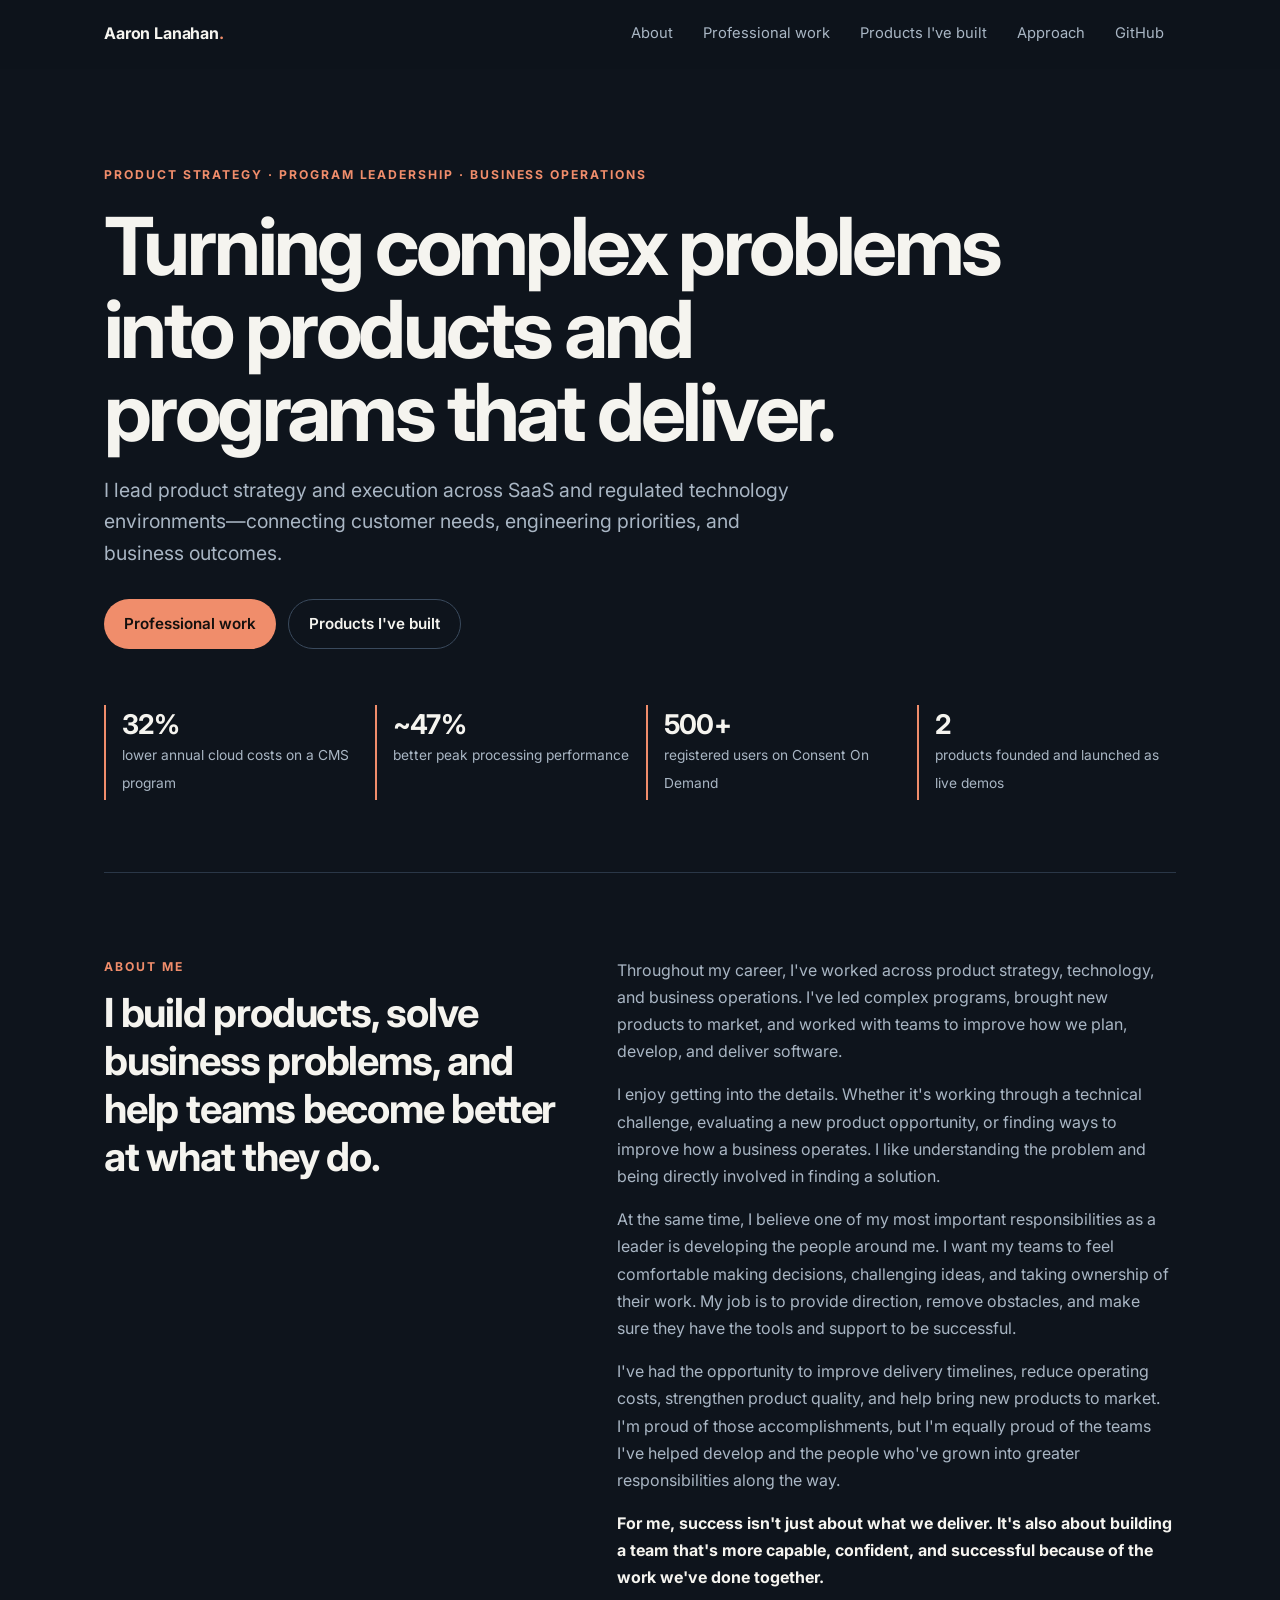
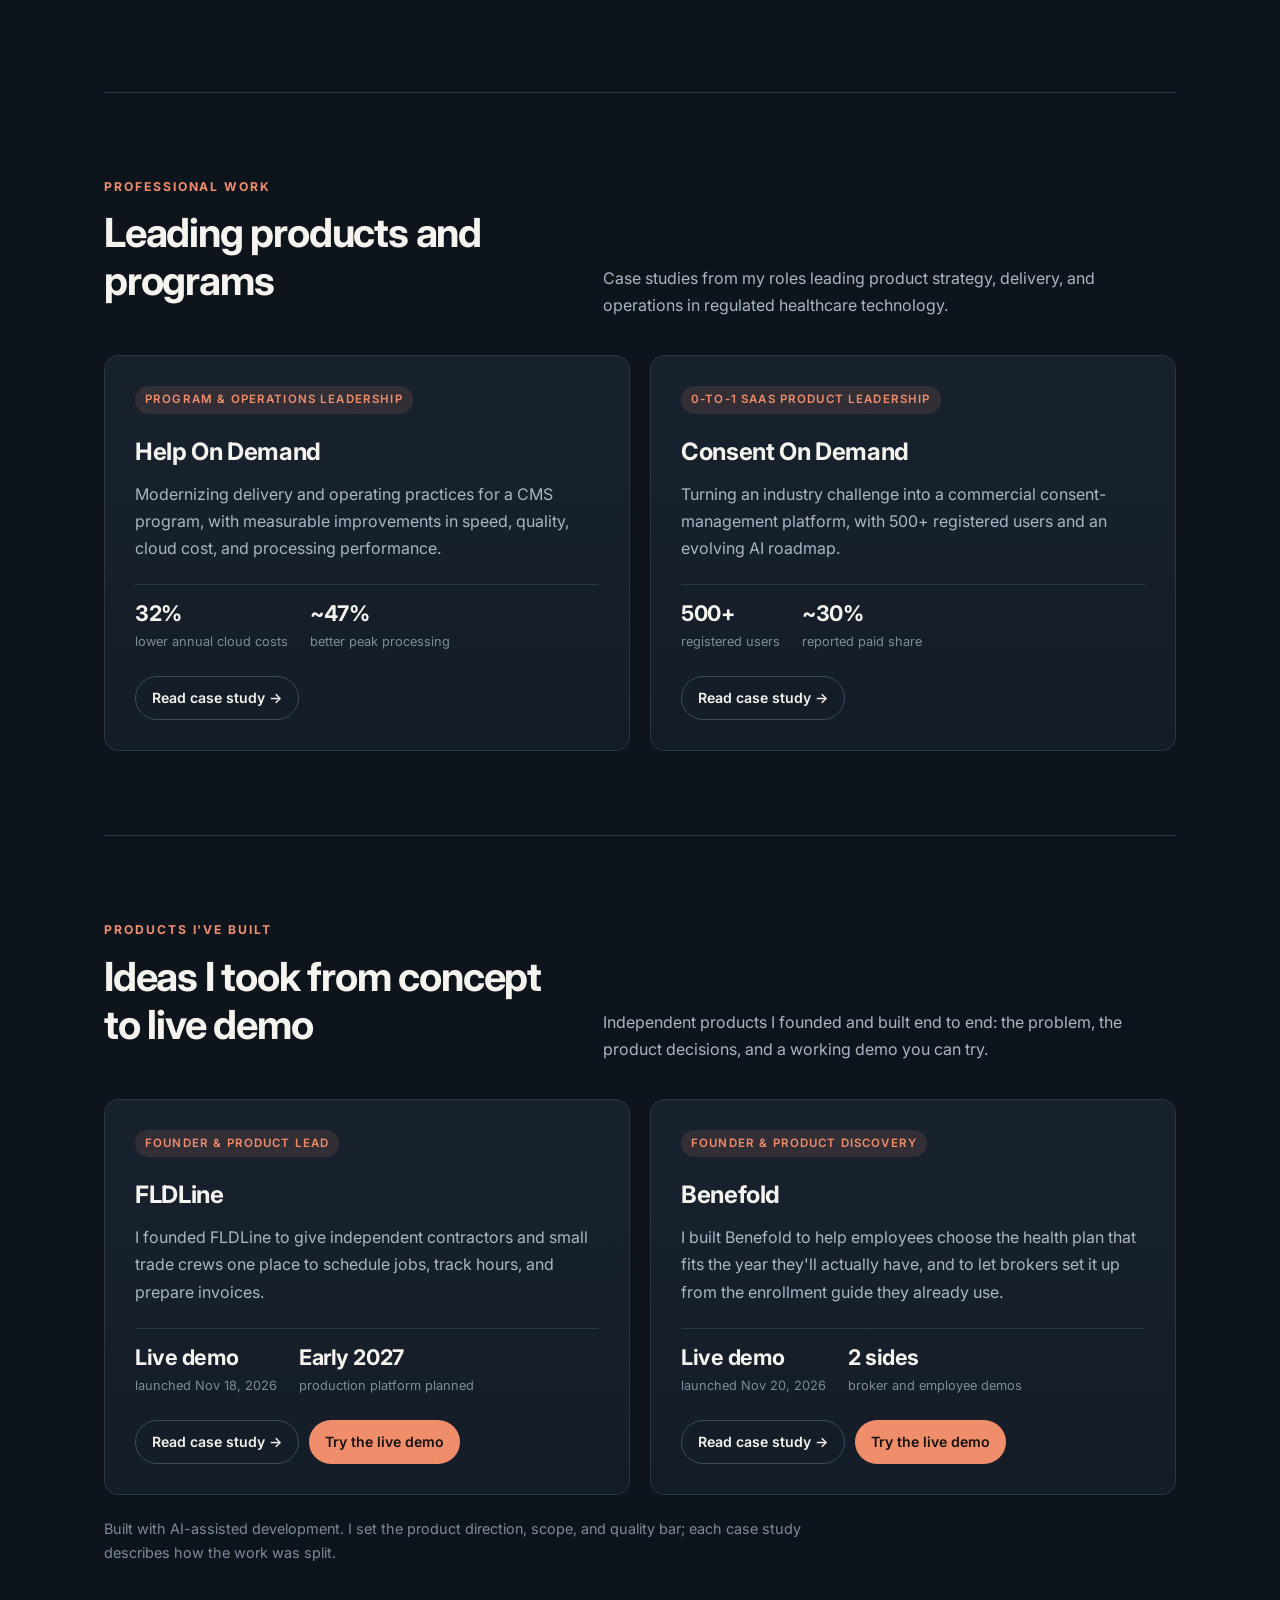
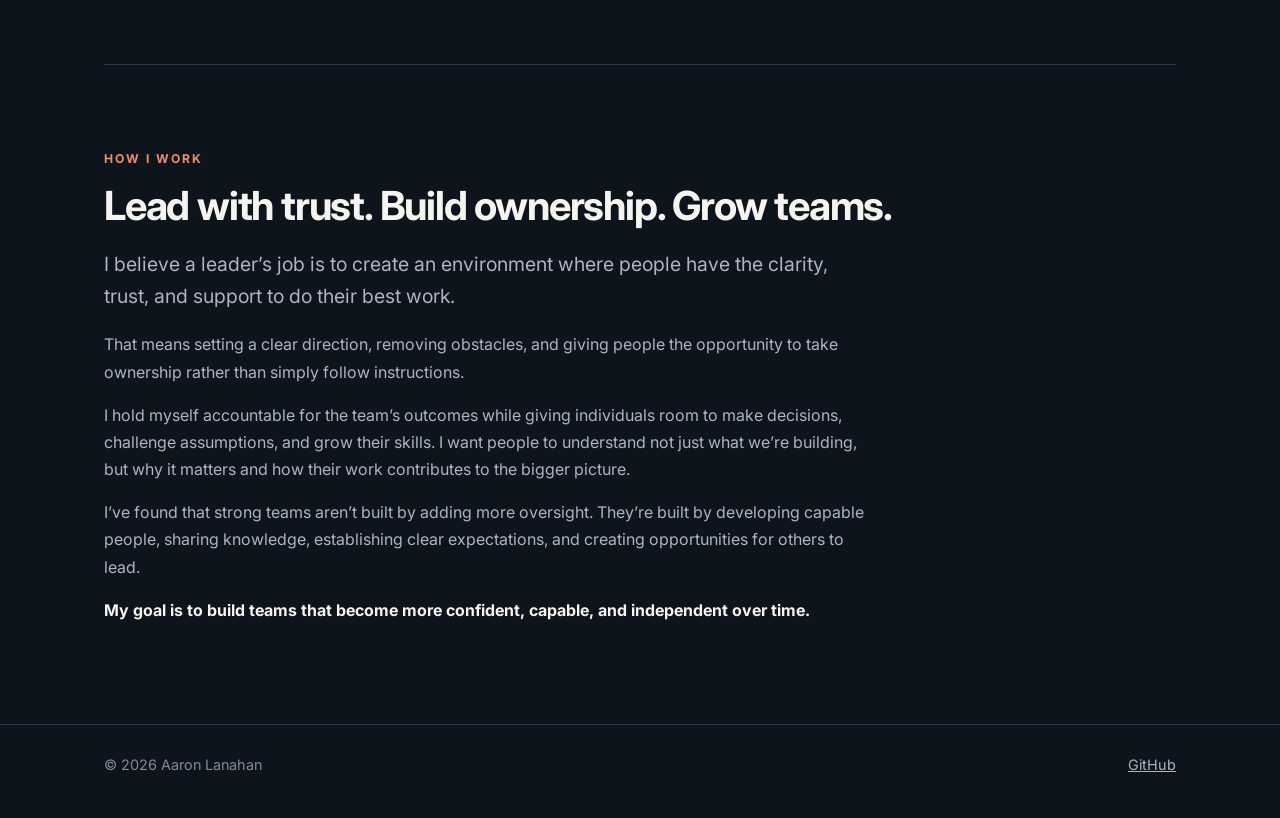
<file: index.html>
<!doctype html>
<html lang="en"><head><meta charset="utf-8"><meta name="viewport" content="width=device-width,initial-scale=1"><meta name="description" content="Aaron Lanahan — Product Strategy, Program Leadership & Business Operations"><title>Aaron Lanahan | Product & Program Leadership</title><link rel="preconnect" href="https://fonts.googleapis.com"><link rel="preconnect" href="https://fonts.gstatic.com" crossorigin><link href="https://fonts.googleapis.com/css2?family=Inter:wght@400;500;600;700&display=swap" rel="stylesheet"><link rel="stylesheet" href="/assets/site.css"></head><body><header class="site-header"><div class="wrap"><a class="brand" href="/">Aaron Lanahan<span>.</span></a><nav class="site-nav" aria-label="Primary"><a href="/#about">About</a><a href="/#work">Professional work</a><a href="/#built">Products I've built</a><a href="/#approach">Approach</a><a href="https://github.com/alanahan4119">GitHub</a></nav></div></header><main class="wrap"><section class="hero"><div class="eyebrow">Product strategy · Program leadership · Business operations</div><h1>Turning complex problems into products and programs that deliver.</h1><p class="lead">I lead product strategy and execution across SaaS and regulated technology environments—connecting customer needs, engineering priorities, and business outcomes.</p><div class="btn-row"><a class="btn btn-primary" href="#work">Professional work</a><a class="btn btn-ghost" href="#built">Products I've built</a></div><div class="proof"><div><strong>32%</strong><span>lower annual cloud costs on a CMS program</span></div><div><strong>~47%</strong><span>better peak processing performance</span></div><div><strong>500+</strong><span>registered users on Consent On Demand</span></div><div><strong>2</strong><span>products founded and launched as live demos</span></div></div></section><section class="section" id="about"><div class="about-grid"><div><div class="eyebrow">About me</div><h2>I build products, solve business problems, and help teams become better at what they do.</h2></div><div><p>Throughout my career, I've worked across product strategy, technology, and business operations. I've led complex programs, brought new products to market, and worked with teams to improve how we plan, develop, and deliver software.</p><p>I enjoy getting into the details. Whether it's working through a technical challenge, evaluating a new product opportunity, or finding ways to improve how a business operates. I like understanding the problem and being directly involved in finding a solution.</p><p>At the same time, I believe one of my most important responsibilities as a leader is developing the people around me. I want my teams to feel comfortable making decisions, challenging ideas, and taking ownership of their work. My job is to provide direction, remove obstacles, and make sure they have the tools and support to be successful.</p><p>I've had the opportunity to improve delivery timelines, reduce operating costs, strengthen product quality, and help bring new products to market. I'm proud of those accomplishments, but I'm equally proud of the teams I've helped develop and the people who've grown into greater responsibilities along the way.</p><p><strong>For me, success isn't just about what we deliver. It's also about building a team that's more capable, confident, and successful because of the work we've done together.</strong></p></div></div></section><section class="section" id="work"><div class="section-head"><div><div class="eyebrow">Professional work</div><h2>Leading products and programs</h2></div><p>Case studies from my roles leading product strategy, delivery, and operations in regulated healthcare technology.</p></div><div class="cards"><article class="card"><span class="tag">Program &amp; operations leadership</span><h3>Help On Demand</h3><p>Modernizing delivery and operating practices for a CMS program, with measurable improvements in speed, quality, cloud cost, and processing performance.</p><div class="result"><div><strong>32%</strong><span>lower annual cloud costs</span></div><div><strong>~47%</strong><span>better peak processing</span></div></div><div class="actions"><a class="btn btn-ghost card-link" href="/work/help-on-demand/">Read case study →</a></div></article><article class="card"><span class="tag">0-to-1 SaaS product leadership</span><h3>Consent On Demand</h3><p>Turning an industry challenge into a commercial consent-management platform, with 500+ registered users and an evolving AI roadmap.</p><div class="result"><div><strong>500+</strong><span>registered users</span></div><div><strong>~30%</strong><span>reported paid share</span></div></div><div class="actions"><a class="btn btn-ghost card-link" href="/work/consent-on-demand/">Read case study →</a></div></article></div></section><section class="section" id="built"><div class="section-head"><div><div class="eyebrow">Products I've built</div><h2>Ideas I took from concept to live demo</h2></div><p>Independent products I founded and built end to end: the problem, the product decisions, and a working demo you can try.</p></div><div class="cards"><article class="card"><span class="tag">Founder &amp; product lead</span><h3>FLDLine</h3><p>I founded FLDLine to give independent contractors and small trade crews one place to schedule jobs, track hours, and prepare invoices.</p><div class="result"><div><strong>Live demo</strong><span>launched Nov 18, 2026</span></div><div><strong>Early 2027</strong><span>production platform planned</span></div></div><div class="actions"><a class="btn btn-ghost card-link" href="/built/fldline/">Read case study →</a><a class="btn btn-primary" href="https://www.thefldline.com">Try the live demo</a></div></article><article class="card"><span class="tag">Founder &amp; product discovery</span><h3>Benefold</h3><p>I built Benefold to help employees choose the health plan that fits the year they'll actually have, and to let brokers set it up from the enrollment guide they already use.</p><div class="result"><div><strong>Live demo</strong><span>launched Nov 20, 2026</span></div><div><strong>2 sides</strong><span>broker and employee demos</span></div></div><div class="actions"><a class="btn btn-ghost card-link" href="/built/benefold/">Read case study →</a><a class="btn btn-primary" href="https://benefold-8631414c.base44.app">Try the live demo</a></div></article></div><p class="built-note">Built with AI-assisted development. I set the product direction, scope, and quality bar; each case study describes how the work was split.</p></section><section class="section" id="approach"><div class="eyebrow">How I work</div><h2>Lead with trust. Build ownership. Grow teams.</h2><p class="lead">I believe a leader’s job is to create an environment where people have the clarity, trust, and support to do their best work.</p><p>That means setting a clear direction, removing obstacles, and giving people the opportunity to take ownership rather than simply follow instructions.</p><p>I hold myself accountable for the team’s outcomes while giving individuals room to make decisions, challenge assumptions, and grow their skills. I want people to understand not just what we’re building, but why it matters and how their work contributes to the bigger picture.</p><p>I’ve found that strong teams aren’t built by adding more oversight. They’re built by developing capable people, sharing knowledge, establishing clear expectations, and creating opportunities for others to lead.</p><p><strong>My goal is to build teams that become more confident, capable, and independent over time.</strong></p></section></main><footer class="site-footer"><div class="wrap"><span>© 2026 Aaron Lanahan</span><a href="https://github.com/alanahan4119">GitHub</a></div></footer><script>(()=>{const h=document.querySelector('.site-header');const f=()=>h.classList.toggle('scrolled',scrollY>8);f();addEventListener('scroll',f,{passive:true});const m={'#help-on-demand':'/work/help-on-demand/','#consent-on-demand':'/work/consent-on-demand/','#fldline':'/built/fldline/','#benefold':'/built/benefold/'};if(m[location.hash])location.replace(m[location.hash]);})();</script></body></html>
</file>
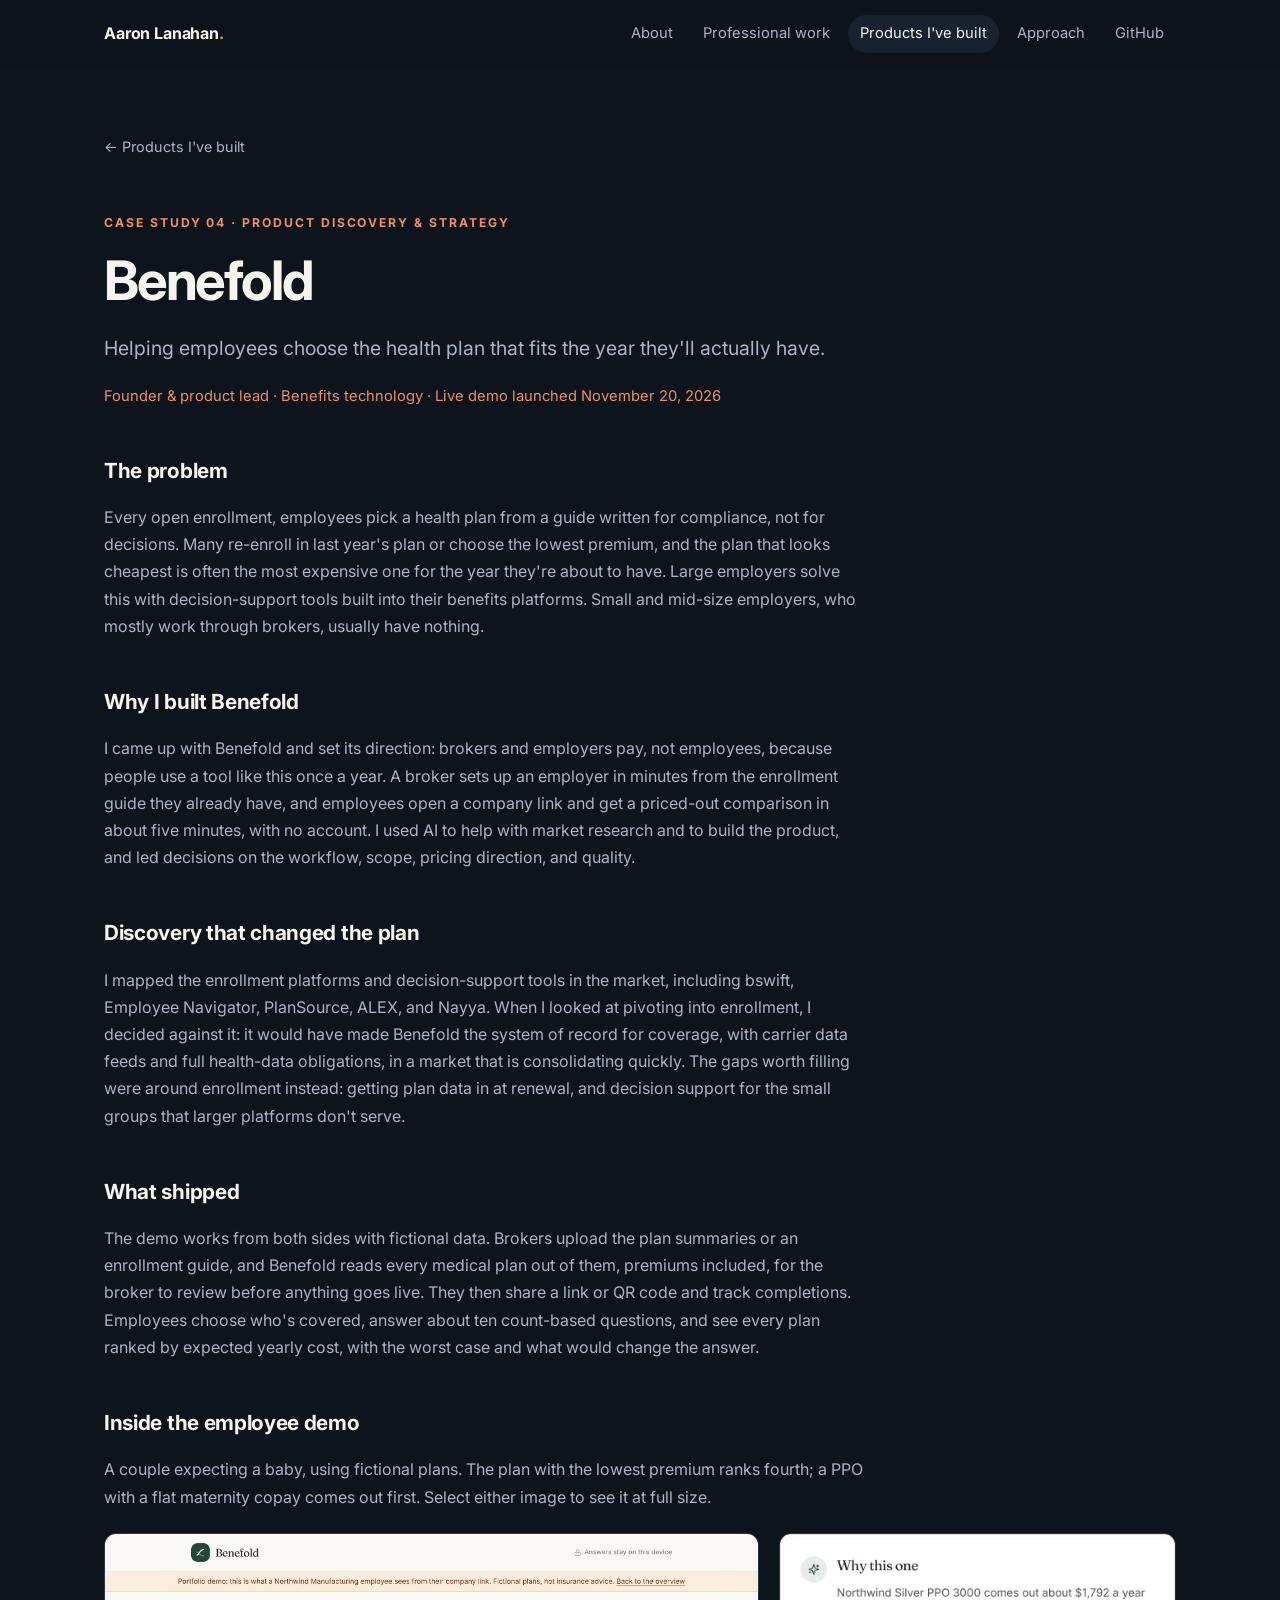
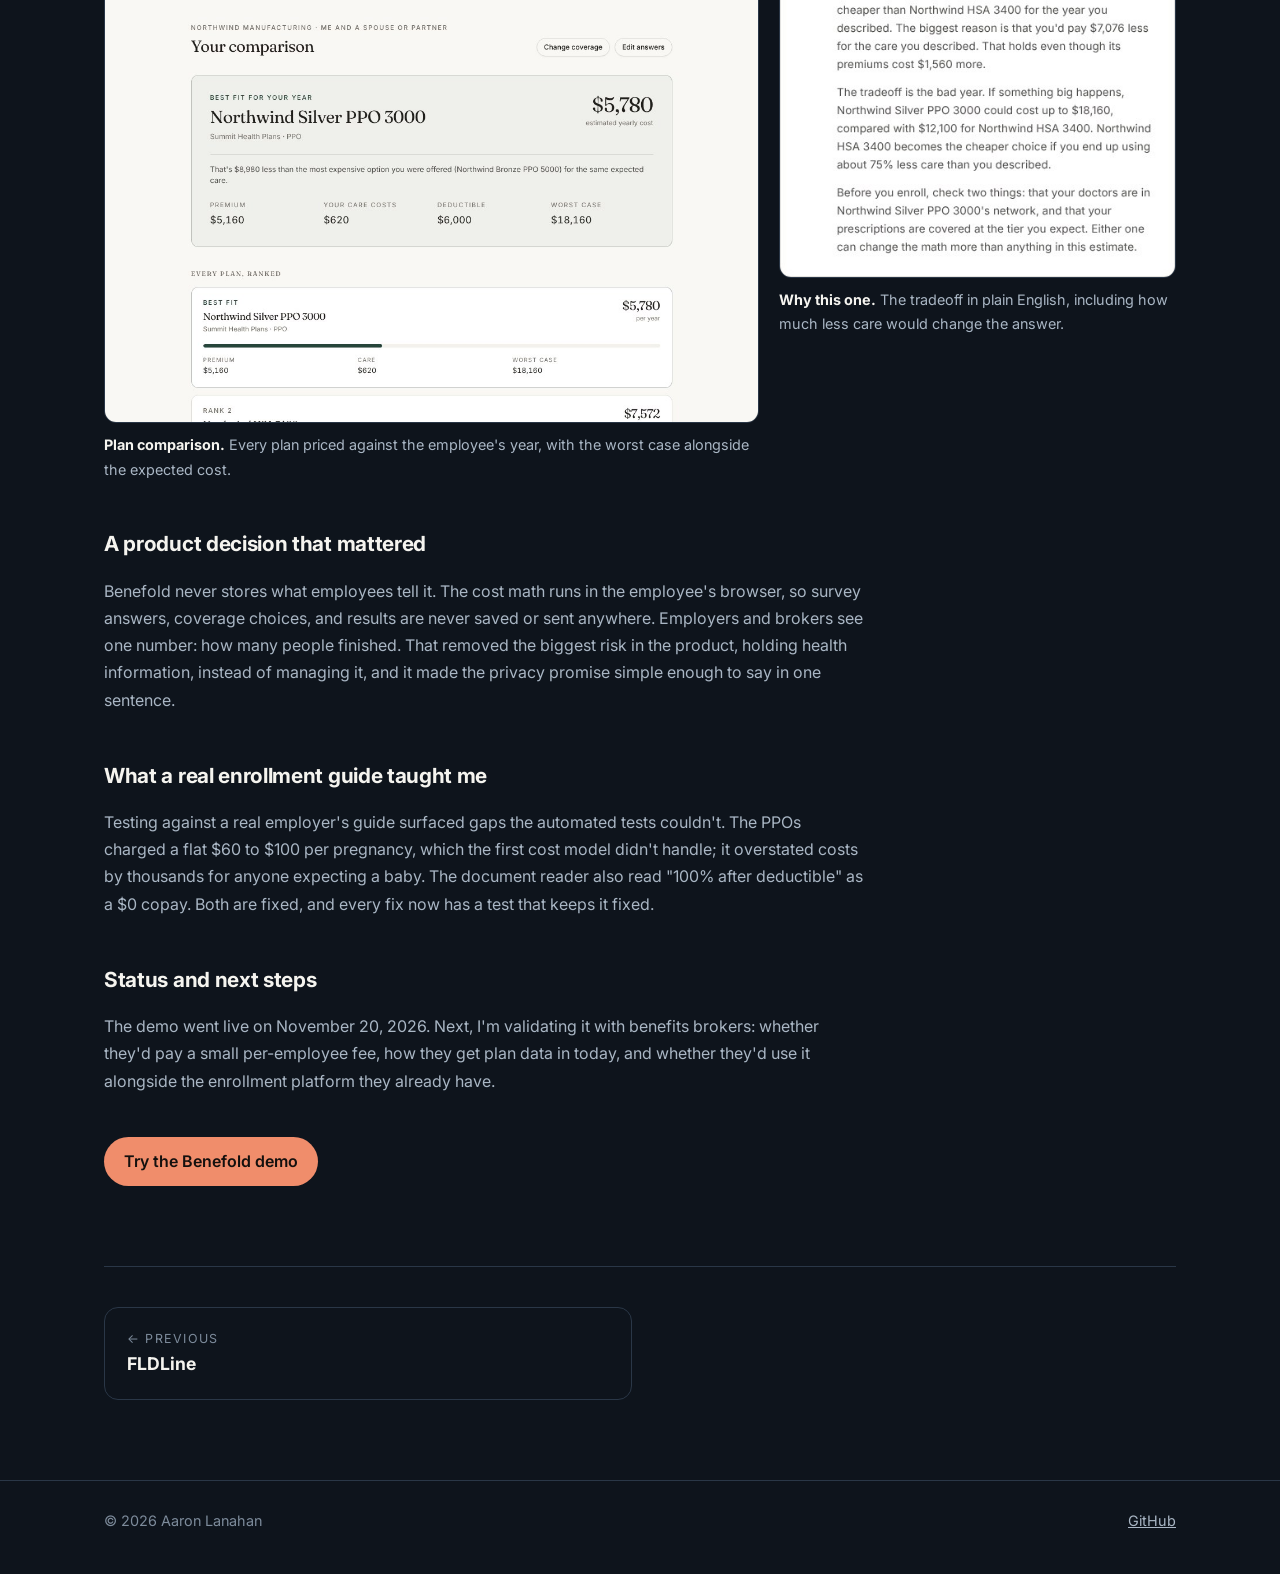
<file: built/benefold/index.html>
<!doctype html>
<html lang="en"><head><meta charset="utf-8"><meta name="viewport" content="width=device-width,initial-scale=1"><meta name="description" content="I built Benefold to help employees choose the health plan that fits the year they'll actually have, and to let brokers set it up from the enrollment guide they already use."><title>Benefold · Aaron Lanahan</title><link rel="preconnect" href="https://fonts.googleapis.com"><link rel="preconnect" href="https://fonts.gstatic.com" crossorigin><link href="https://fonts.googleapis.com/css2?family=Inter:wght@400;500;600;700&display=swap" rel="stylesheet"><link rel="stylesheet" href="/assets/site.css"></head><body><header class="site-header"><div class="wrap"><a class="brand" href="/">Aaron Lanahan<span>.</span></a><nav class="site-nav" aria-label="Primary"><a href="/#about">About</a><a href="/#work">Professional work</a><a href="/#built" aria-current="page">Products I've built</a><a href="/#approach">Approach</a><a href="https://github.com/alanahan4119">GitHub</a></nav></div></header><main class="wrap"><div class="case-hero"><a class="back" href="/#built">← Products I've built</a></div><article class="case-body"><div class="eyebrow">Case study 04 · Product discovery &amp; strategy</div>
<h2>Benefold</h2>
<p class="lead">Helping employees choose the health plan that fits the year they'll actually have.</p>
<p class="meta">Founder &amp; product lead · Benefits technology · Live demo launched November 20, 2026</p>
<h3>The problem</h3>
<p>Every open enrollment, employees pick a health plan from a guide written for compliance, not for decisions. Many re-enroll in last year's plan or choose the lowest premium, and the plan that looks cheapest is often the most expensive one for the year they're about to have. Large employers solve this with decision-support tools built into their benefits platforms. Small and mid-size employers, who mostly work through brokers, usually have nothing.</p>
<h3>Why I built Benefold</h3>
<p>I came up with Benefold and set its direction: brokers and employers pay, not employees, because people use a tool like this once a year. A broker sets up an employer in minutes from the enrollment guide they already have, and employees open a company link and get a priced-out comparison in about five minutes, with no account. I used AI to help with market research and to build the product, and led decisions on the workflow, scope, pricing direction, and quality.</p>
<h3>Discovery that changed the plan</h3>
<p>I mapped the enrollment platforms and decision-support tools in the market, including bswift, Employee Navigator, PlanSource, ALEX, and Nayya. When I looked at pivoting into enrollment, I decided against it: it would have made Benefold the system of record for coverage, with carrier data feeds and full health-data obligations, in a market that is consolidating quickly. The gaps worth filling were around enrollment instead: getting plan data in at renewal, and decision support for the small groups that larger platforms don't serve.</p>
<h3>What shipped</h3>
<p>The demo works from both sides with fictional data. Brokers upload the plan summaries or an enrollment guide, and Benefold reads every medical plan out of them, premiums included, for the broker to review before anything goes live. They then share a link or QR code and track completions. Employees choose who's covered, answer about ten count-based questions, and see every plan ranked by expected yearly cost, with the worst case and what would change the answer.</p>
<h3>Inside the employee demo</h3>
<p>A couple expecting a baby, using fictional plans. The plan with the lowest premium ranks fourth; a PPO with a flat maternity copay comes out first. Select either image to see it at full size.</p>
<div class="case-gallery">
  <figure>
    <a href="/assets/benefold/comparison.jpg" aria-label="View the full-size plan comparison screenshot"><img src="/assets/benefold/comparison.jpg" width="1129" height="845" loading="lazy" decoding="async" alt="Benefold comparison for a couple expecting a baby, showing the Silver PPO as the best fit at an estimated $5,780 a year, with its premium, care costs, deductible and worst case."></a>
    <figcaption><strong>Plan comparison.</strong> Every plan priced against the employee's year, with the worst case alongside the expected cost.</figcaption>
  </figure>
  <figure>
    <a href="/assets/benefold/why-this-one.jpg" aria-label="View the full-size explanation screenshot"><img src="/assets/benefold/why-this-one.jpg" width="480" height="417" loading="lazy" decoding="async" alt="Benefold's plain-English explanation of why the Silver PPO wins, the bad-year tradeoff against the HSA plan, and what to check before enrolling."></a>
    <figcaption><strong>Why this one.</strong> The tradeoff in plain English, including how much less care would change the answer.</figcaption>
  </figure>
</div>
<h3>A product decision that mattered</h3>
<p>Benefold never stores what employees tell it. The cost math runs in the employee's browser, so survey answers, coverage choices, and results are never saved or sent anywhere. Employers and brokers see one number: how many people finished. That removed the biggest risk in the product, holding health information, instead of managing it, and it made the privacy promise simple enough to say in one sentence.</p>
<h3>What a real enrollment guide taught me</h3>
<p>Testing against a real employer's guide surfaced gaps the automated tests couldn't. The PPOs charged a flat $60 to $100 per pregnancy, which the first cost model didn't handle; it overstated costs by thousands for anyone expecting a baby. The document reader also read "100% after deductible" as a $0 copay. Both are fixed, and every fix now has a test that keeps it fixed.</p>
<h3>Status and next steps</h3>
<p>The demo went live on November 20, 2026. Next, I'm validating it with benefits brokers: whether they'd pay a small per-employee fee, how they get plan data in today, and whether they'd use it alongside the enrollment platform they already have.</p>
<a class="case-link" href="https://benefold-8631414c.base44.app">Try the Benefold demo</a></article><nav class="pager" aria-label="More case studies"><a class="prev" href="/built/fldline/"><small>← Previous</small><strong>FLDLine</strong></a></nav></main><footer class="site-footer"><div class="wrap"><span>© 2026 Aaron Lanahan</span><a href="https://github.com/alanahan4119">GitHub</a></div></footer><script>(()=>{const h=document.querySelector('.site-header');const f=()=>h.classList.toggle('scrolled',scrollY>8);f();addEventListener('scroll',f,{passive:true});const m={'#help-on-demand':'/work/help-on-demand/','#consent-on-demand':'/work/consent-on-demand/','#fldline':'/built/fldline/','#benefold':'/built/benefold/'};if(m[location.hash])location.replace(m[location.hash]);})();</script></body></html>
</file>
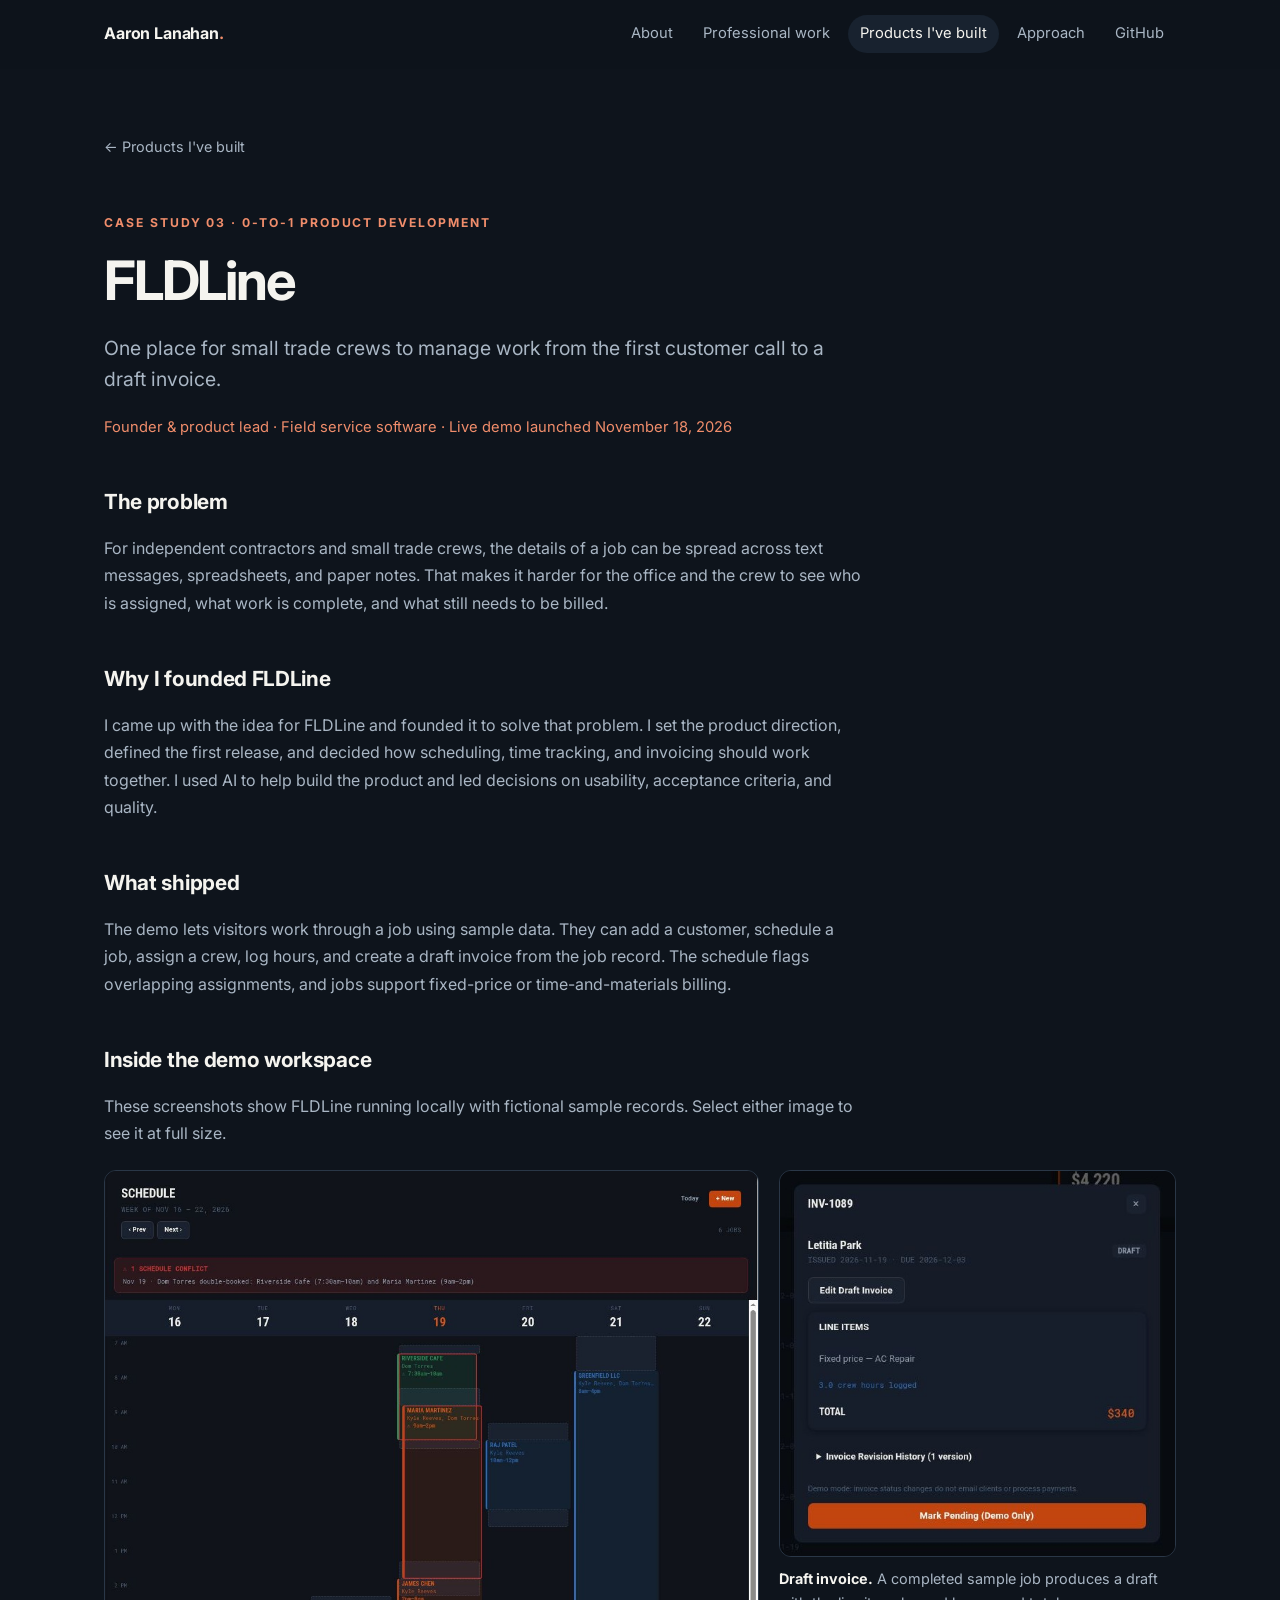
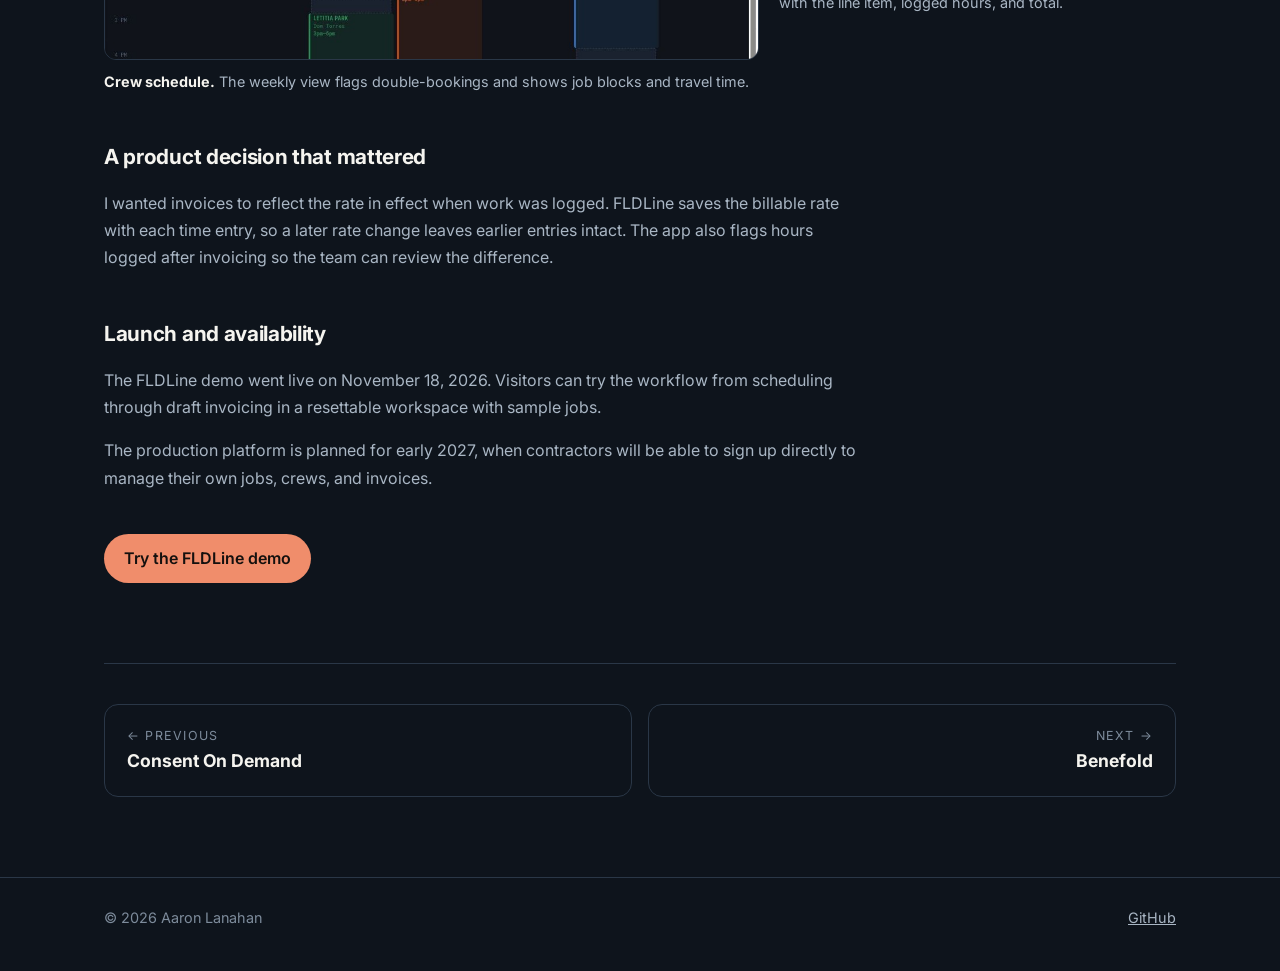
<file: built/fldline/index.html>
<!doctype html>
<html lang="en"><head><meta charset="utf-8"><meta name="viewport" content="width=device-width,initial-scale=1"><meta name="description" content="I founded FLDLine to give independent contractors and small trade crews one place to schedule jobs, track hours, and prepare invoices."><title>FLDLine · Aaron Lanahan</title><link rel="preconnect" href="https://fonts.googleapis.com"><link rel="preconnect" href="https://fonts.gstatic.com" crossorigin><link href="https://fonts.googleapis.com/css2?family=Inter:wght@400;500;600;700&display=swap" rel="stylesheet"><link rel="stylesheet" href="/assets/site.css"></head><body><header class="site-header"><div class="wrap"><a class="brand" href="/">Aaron Lanahan<span>.</span></a><nav class="site-nav" aria-label="Primary"><a href="/#about">About</a><a href="/#work">Professional work</a><a href="/#built" aria-current="page">Products I've built</a><a href="/#approach">Approach</a><a href="https://github.com/alanahan4119">GitHub</a></nav></div></header><main class="wrap"><div class="case-hero"><a class="back" href="/#built">← Products I've built</a></div><article class="case-body"><div class="eyebrow">Case study 03 · 0-to-1 product development</div>
<h2>FLDLine</h2>
<p class="lead">One place for small trade crews to manage work from the first customer call to a draft invoice.</p>
<p class="meta">Founder &amp; product lead · Field service software · Live demo launched November 18, 2026</p>
<h3>The problem</h3>
<p>For independent contractors and small trade crews, the details of a job can be spread across text messages, spreadsheets, and paper notes. That makes it harder for the office and the crew to see who is assigned, what work is complete, and what still needs to be billed.</p>
<h3>Why I founded FLDLine</h3>
<p>I came up with the idea for FLDLine and founded it to solve that problem. I set the product direction, defined the first release, and decided how scheduling, time tracking, and invoicing should work together. I used AI to help build the product and led decisions on usability, acceptance criteria, and quality.</p>
<h3>What shipped</h3>
<p>The demo lets visitors work through a job using sample data. They can add a customer, schedule a job, assign a crew, log hours, and create a draft invoice from the job record. The schedule flags overlapping assignments, and jobs support fixed-price or time-and-materials billing.</p>
<h3>Inside the demo workspace</h3>
<p>These screenshots show FLDLine running locally with fictional sample records. Select either image to see it at full size.</p>
<div class="case-gallery">
  <figure>
    <a href="/assets/fldline/crew-schedule.jpg" aria-label="View the full-size crew schedule screenshot"><img src="/assets/fldline/crew-schedule.jpg" width="1129" height="845" loading="lazy" decoding="async" alt="FLDLine weekly schedule highlighting two overlapping jobs assigned to the same crew member."></a>
    <figcaption><strong>Crew schedule.</strong> The weekly view flags double-bookings and shows job blocks and travel time.</figcaption>
  </figure>
  <figure>
    <a href="/assets/fldline/draft-invoice.jpg" aria-label="View the full-size draft invoice screenshot"><img src="/assets/fldline/draft-invoice.jpg" width="561" height="547" loading="lazy" decoding="async" alt="FLDLine draft invoice for a sample AC repair showing a fixed price of $340 and three logged crew hours."></a>
    <figcaption><strong>Draft invoice.</strong> A completed sample job produces a draft with the line item, logged hours, and total.</figcaption>
  </figure>
</div>
<h3>A product decision that mattered</h3>
<p>I wanted invoices to reflect the rate in effect when work was logged. FLDLine saves the billable rate with each time entry, so a later rate change leaves earlier entries intact. The app also flags hours logged after invoicing so the team can review the difference.</p>
<h3>Launch and availability</h3>
<p>The FLDLine demo went live on November 18, 2026. Visitors can try the workflow from scheduling through draft invoicing in a resettable workspace with sample jobs.</p>
<p>The production platform is planned for early 2027, when contractors will be able to sign up directly to manage their own jobs, crews, and invoices.</p>
<a class="case-link" href="https://www.thefldline.com">Try the FLDLine demo</a></article><nav class="pager" aria-label="More case studies"><a class="prev" href="/work/consent-on-demand/"><small>← Previous</small><strong>Consent On Demand</strong></a><a class="next" href="/built/benefold/"><small>Next →</small><strong>Benefold</strong></a></nav></main><footer class="site-footer"><div class="wrap"><span>© 2026 Aaron Lanahan</span><a href="https://github.com/alanahan4119">GitHub</a></div></footer><script>(()=>{const h=document.querySelector('.site-header');const f=()=>h.classList.toggle('scrolled',scrollY>8);f();addEventListener('scroll',f,{passive:true});const m={'#help-on-demand':'/work/help-on-demand/','#consent-on-demand':'/work/consent-on-demand/','#fldline':'/built/fldline/','#benefold':'/built/benefold/'};if(m[location.hash])location.replace(m[location.hash]);})();</script></body></html>
</file>
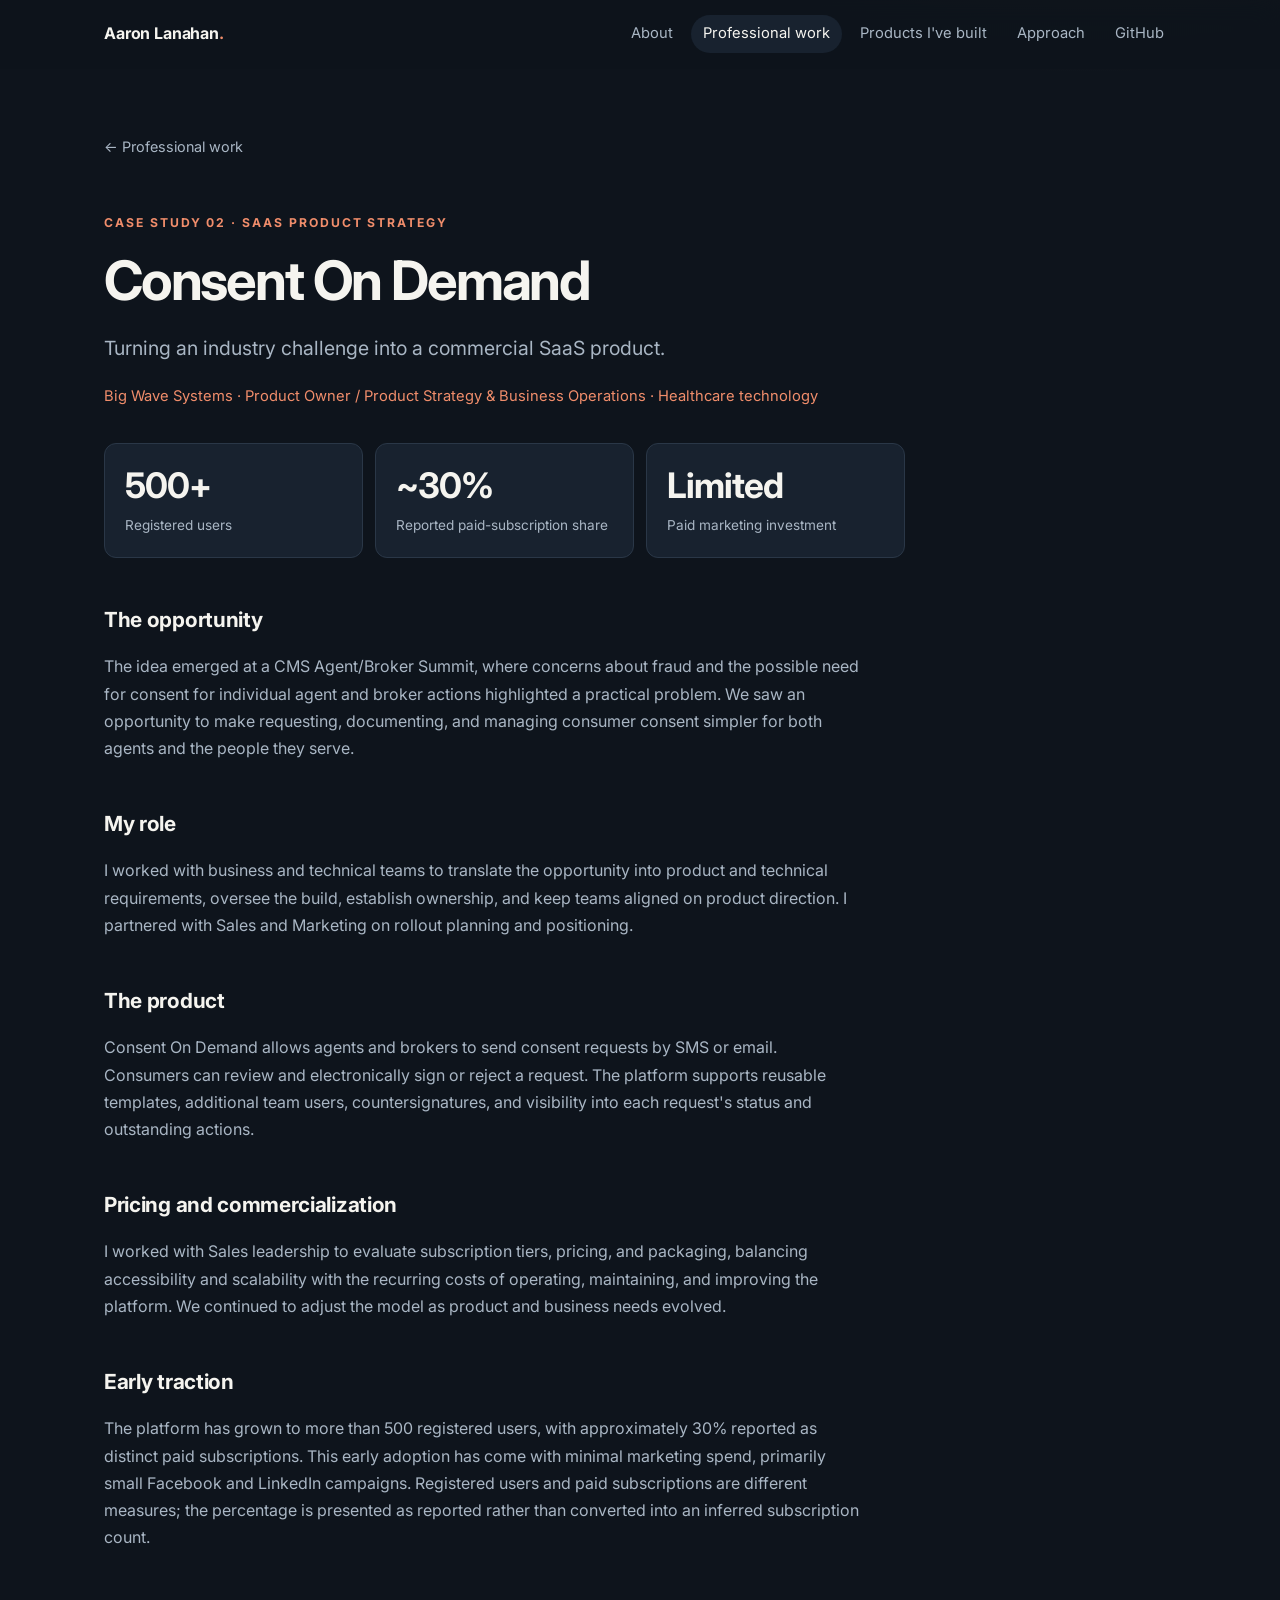
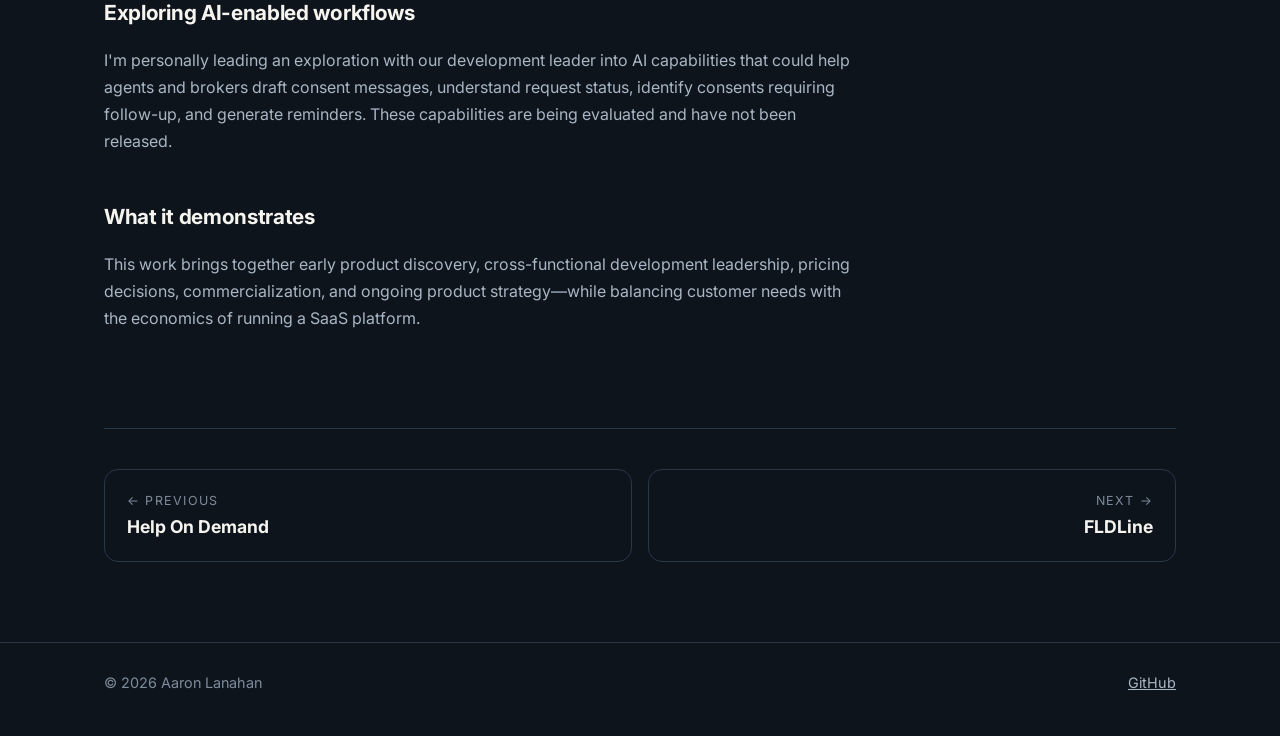
<file: work/consent-on-demand/index.html>
<!doctype html>
<html lang="en"><head><meta charset="utf-8"><meta name="viewport" content="width=device-width,initial-scale=1"><meta name="description" content="Turning an industry challenge into a commercial consent-management platform, with 500+ registered users and an evolving AI roadmap."><title>Consent On Demand · Aaron Lanahan</title><link rel="preconnect" href="https://fonts.googleapis.com"><link rel="preconnect" href="https://fonts.gstatic.com" crossorigin><link href="https://fonts.googleapis.com/css2?family=Inter:wght@400;500;600;700&display=swap" rel="stylesheet"><link rel="stylesheet" href="/assets/site.css"></head><body><header class="site-header"><div class="wrap"><a class="brand" href="/">Aaron Lanahan<span>.</span></a><nav class="site-nav" aria-label="Primary"><a href="/#about">About</a><a href="/#work" aria-current="page">Professional work</a><a href="/#built">Products I've built</a><a href="/#approach">Approach</a><a href="https://github.com/alanahan4119">GitHub</a></nav></div></header><main class="wrap"><div class="case-hero"><a class="back" href="/#work">← Professional work</a></div><article class="case-body"><div class="eyebrow">Case study 02 · SaaS product strategy</div><h2>Consent On Demand</h2><p class="lead">Turning an industry challenge into a commercial SaaS product.</p><p class="meta">Big Wave Systems · Product Owner / Product Strategy &amp; Business Operations · Healthcare technology</p><div class="metrics"><div><strong>500+</strong><span>Registered users</span></div><div><strong>~30%</strong><span>Reported paid-subscription share</span></div><div><strong>Limited</strong><span>Paid marketing investment</span></div></div><h3>The opportunity</h3><p>The idea emerged at a CMS Agent/Broker Summit, where concerns about fraud and the possible need for consent for individual agent and broker actions highlighted a practical problem. We saw an opportunity to make requesting, documenting, and managing consumer consent simpler for both agents and the people they serve.</p><h3>My role</h3><p>I worked with business and technical teams to translate the opportunity into product and technical requirements, oversee the build, establish ownership, and keep teams aligned on product direction. I partnered with Sales and Marketing on rollout planning and positioning.</p><h3>The product</h3><p>Consent On Demand allows agents and brokers to send consent requests by SMS or email. Consumers can review and electronically sign or reject a request. The platform supports reusable templates, additional team users, countersignatures, and visibility into each request's status and outstanding actions.</p><h3>Pricing and commercialization</h3><p>I worked with Sales leadership to evaluate subscription tiers, pricing, and packaging, balancing accessibility and scalability with the recurring costs of operating, maintaining, and improving the platform. We continued to adjust the model as product and business needs evolved.</p><h3>Early traction</h3><p>The platform has grown to more than 500 registered users, with approximately 30% reported as distinct paid subscriptions. This early adoption has come with minimal marketing spend, primarily small Facebook and LinkedIn campaigns. Registered users and paid subscriptions are different measures; the percentage is presented as reported rather than converted into an inferred subscription count.</p><h3>Exploring AI-enabled workflows</h3><p>I'm personally leading an exploration with our development leader into AI capabilities that could help agents and brokers draft consent messages, understand request status, identify consents requiring follow-up, and generate reminders. These capabilities are being evaluated and have not been released.</p><h3>What it demonstrates</h3><p>This work brings together early product discovery, cross-functional development leadership, pricing decisions, commercialization, and ongoing product strategy—while balancing customer needs with the economics of running a SaaS platform.</p></article><nav class="pager" aria-label="More case studies"><a class="prev" href="/work/help-on-demand/"><small>← Previous</small><strong>Help On Demand</strong></a><a class="next" href="/built/fldline/"><small>Next →</small><strong>FLDLine</strong></a></nav></main><footer class="site-footer"><div class="wrap"><span>© 2026 Aaron Lanahan</span><a href="https://github.com/alanahan4119">GitHub</a></div></footer><script>(()=>{const h=document.querySelector('.site-header');const f=()=>h.classList.toggle('scrolled',scrollY>8);f();addEventListener('scroll',f,{passive:true});const m={'#help-on-demand':'/work/help-on-demand/','#consent-on-demand':'/work/consent-on-demand/','#fldline':'/built/fldline/','#benefold':'/built/benefold/'};if(m[location.hash])location.replace(m[location.hash]);})();</script></body></html>
</file>
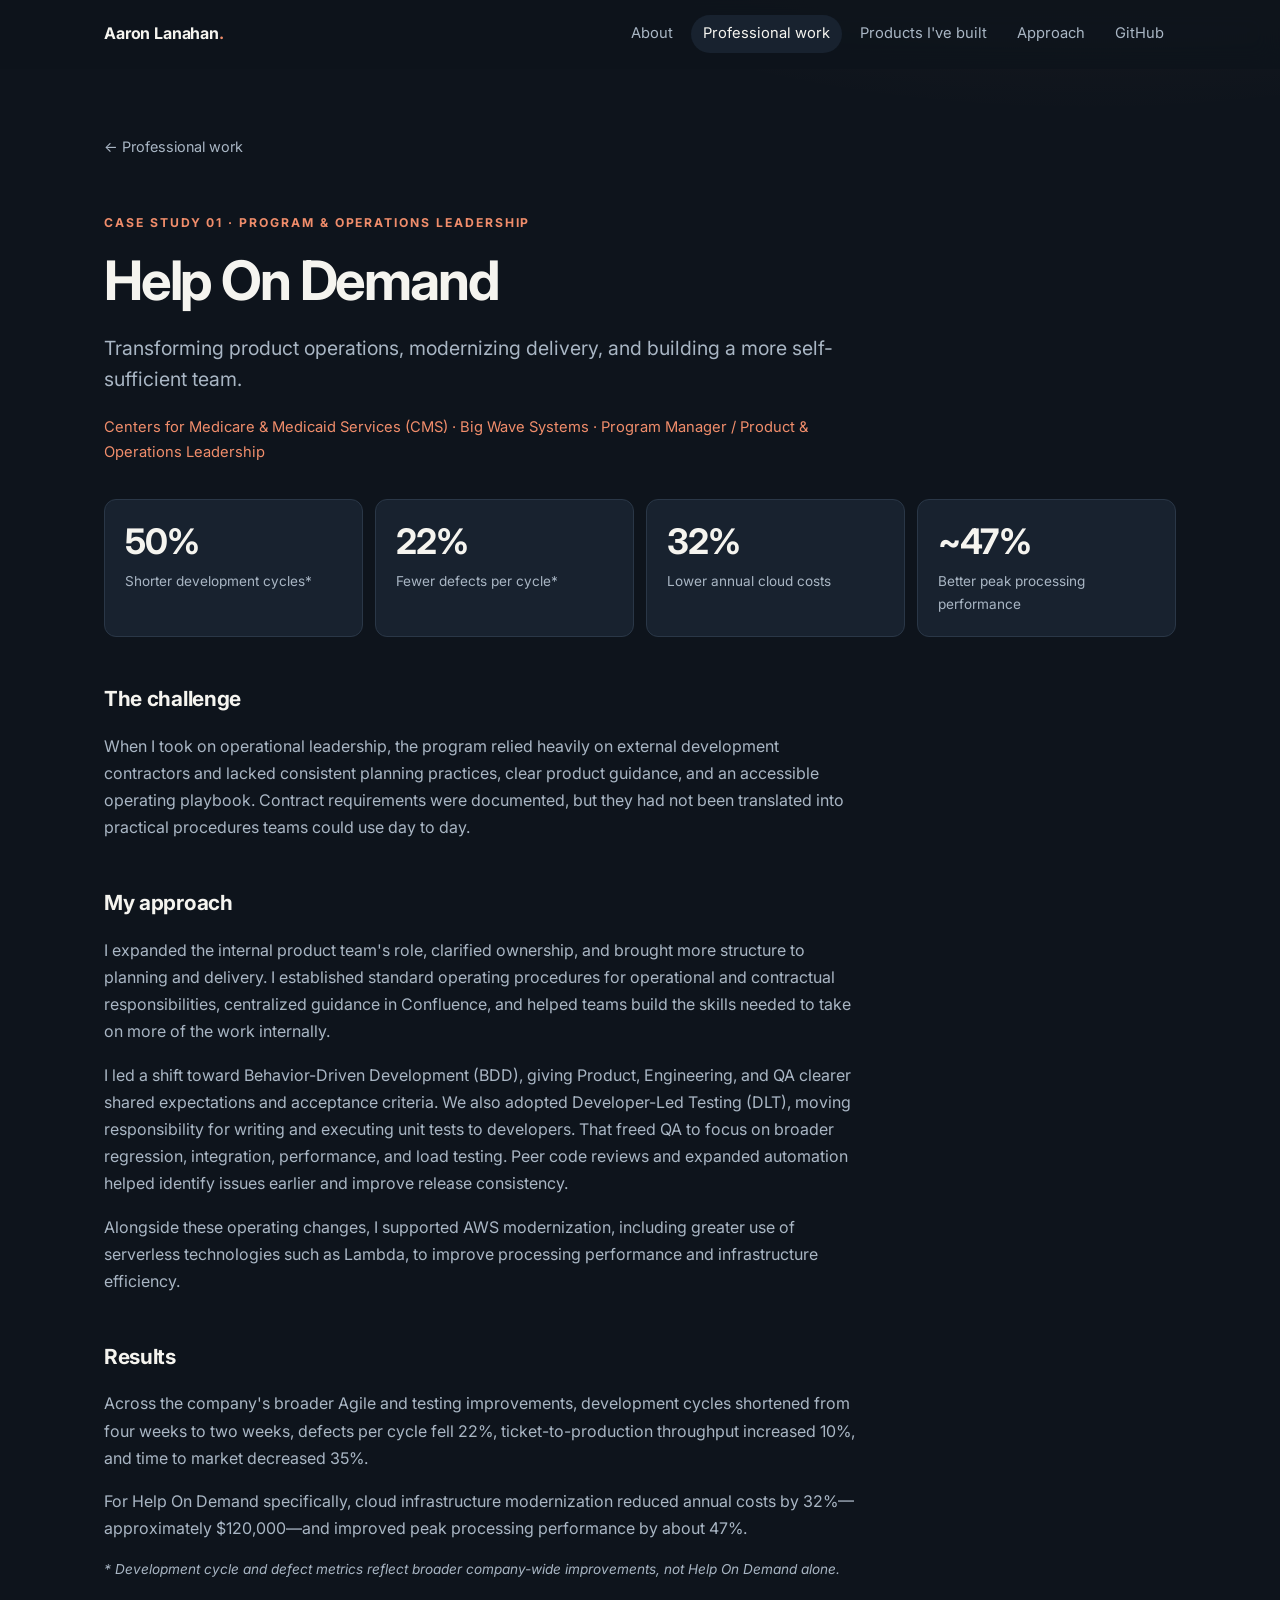
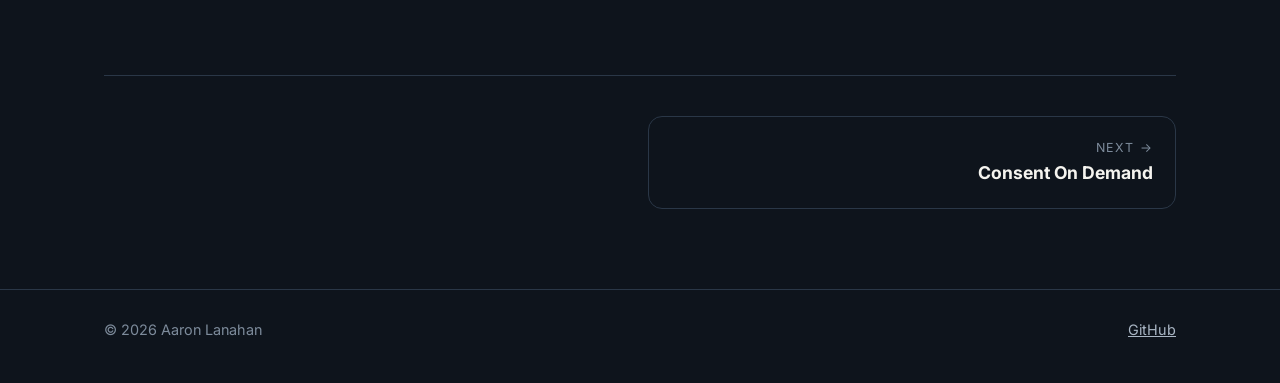
<file: work/help-on-demand/index.html>
<!doctype html>
<html lang="en"><head><meta charset="utf-8"><meta name="viewport" content="width=device-width,initial-scale=1"><meta name="description" content="Modernizing delivery and operating practices for a CMS program, with measurable improvements in speed, quality, cloud cost, and processing performance."><title>Help On Demand · Aaron Lanahan</title><link rel="preconnect" href="https://fonts.googleapis.com"><link rel="preconnect" href="https://fonts.gstatic.com" crossorigin><link href="https://fonts.googleapis.com/css2?family=Inter:wght@400;500;600;700&display=swap" rel="stylesheet"><link rel="stylesheet" href="/assets/site.css"></head><body><header class="site-header"><div class="wrap"><a class="brand" href="/">Aaron Lanahan<span>.</span></a><nav class="site-nav" aria-label="Primary"><a href="/#about">About</a><a href="/#work" aria-current="page">Professional work</a><a href="/#built">Products I've built</a><a href="/#approach">Approach</a><a href="https://github.com/alanahan4119">GitHub</a></nav></div></header><main class="wrap"><div class="case-hero"><a class="back" href="/#work">← Professional work</a></div><article class="case-body"><div class="eyebrow">Case study 01 · Program &amp; operations leadership</div><h2>Help On Demand</h2><p class="lead">Transforming product operations, modernizing delivery, and building a more self-sufficient team.</p><p class="meta">Centers for Medicare &amp; Medicaid Services (CMS) · Big Wave Systems · Program Manager / Product &amp; Operations Leadership</p><div class="metrics"><div><strong>50%</strong><span>Shorter development cycles*</span></div><div><strong>22%</strong><span>Fewer defects per cycle*</span></div><div><strong>32%</strong><span>Lower annual cloud costs</span></div><div><strong>~47%</strong><span>Better peak processing performance</span></div></div><h3>The challenge</h3><p>When I took on operational leadership, the program relied heavily on external development contractors and lacked consistent planning practices, clear product guidance, and an accessible operating playbook. Contract requirements were documented, but they had not been translated into practical procedures teams could use day to day.</p><h3>My approach</h3><p>I expanded the internal product team's role, clarified ownership, and brought more structure to planning and delivery. I established standard operating procedures for operational and contractual responsibilities, centralized guidance in Confluence, and helped teams build the skills needed to take on more of the work internally.</p><p>I led a shift toward Behavior-Driven Development (BDD), giving Product, Engineering, and QA clearer shared expectations and acceptance criteria. We also adopted Developer-Led Testing (DLT), moving responsibility for writing and executing unit tests to developers. That freed QA to focus on broader regression, integration, performance, and load testing. Peer code reviews and expanded automation helped identify issues earlier and improve release consistency.</p><p>Alongside these operating changes, I supported AWS modernization, including greater use of serverless technologies such as Lambda, to improve processing performance and infrastructure efficiency.</p><h3>Results</h3><p>Across the company's broader Agile and testing improvements, development cycles shortened from four weeks to two weeks, defects per cycle fell 22%, ticket-to-production throughput increased 10%, and time to market decreased 35%.</p><p>For Help On Demand specifically, cloud infrastructure modernization reduced annual costs by 32%—approximately $120,000—and improved peak processing performance by about 47%.</p><p class="note">* Development cycle and defect metrics reflect broader company-wide improvements, not Help On Demand alone.</p></article><nav class="pager" aria-label="More case studies"><a class="next" href="/work/consent-on-demand/"><small>Next →</small><strong>Consent On Demand</strong></a></nav></main><footer class="site-footer"><div class="wrap"><span>© 2026 Aaron Lanahan</span><a href="https://github.com/alanahan4119">GitHub</a></div></footer><script>(()=>{const h=document.querySelector('.site-header');const f=()=>h.classList.toggle('scrolled',scrollY>8);f();addEventListener('scroll',f,{passive:true});const m={'#help-on-demand':'/work/help-on-demand/','#consent-on-demand':'/work/consent-on-demand/','#fldline':'/built/fldline/','#benefold':'/built/benefold/'};if(m[location.hash])location.replace(m[location.hash]);})();</script></body></html>
</file>
<file: assets/site.css>
/* Aaron Lanahan portfolio — shared styles for the home page and case study pages. */
:root {
  color-scheme: dark;
  --bg: #0e141c;
  --bg-raised: #141c27;
  --panel: #18222f;
  --panel-hover: #1d2938;
  --line: #2a3747;
  --line-strong: #3a4a5d;
  --text: #f5f4ef;
  --muted: #a9b6c4;
  --faint: #7d8b9b;
  --accent: #f08d6b;
  --accent-soft: rgba(240, 141, 107, 0.12);
  --radius: 14px;
  --max: 1120px;
}

* { box-sizing: border-box; }
html { scroll-behavior: smooth; scroll-padding-top: 84px; }
body {
  margin: 0;
  background:
    radial-gradient(1200px 520px at 85% -10%, rgba(240, 141, 107, 0.09), transparent 60%),
    var(--bg);
  color: var(--text);
  font: 16px/1.7 "Inter", system-ui, -apple-system, "Segoe UI", sans-serif;
  -webkit-font-smoothing: antialiased;
}
a { color: inherit; }
img { max-width: 100%; }
:focus-visible { outline: 2px solid var(--accent); outline-offset: 3px; border-radius: 4px; }

.wrap { max-width: var(--max); margin: 0 auto; padding: 0 24px; }

/* Header */
.site-header {
  position: sticky; top: 0; z-index: 10;
  background: rgba(14, 20, 28, 0.82);
  backdrop-filter: saturate(140%) blur(12px);
  -webkit-backdrop-filter: saturate(140%) blur(12px);
  border-bottom: 1px solid transparent;
  transition: border-color .2s;
}
.site-header.scrolled { border-bottom-color: var(--line); }
.site-header .wrap { display: flex; align-items: center; justify-content: space-between; gap: 20px; height: 68px; }
.brand { font-weight: 700; letter-spacing: -0.01em; text-decoration: none; }
.brand span { color: var(--accent); }
.site-nav { display: flex; gap: 6px; flex-wrap: wrap; }
.site-nav a {
  color: var(--muted); text-decoration: none; font-size: .92rem;
  padding: 6px 12px; border-radius: 999px; transition: color .15s, background .15s;
}
.site-nav a:hover, .site-nav a[aria-current="page"] { color: var(--text); background: var(--panel); }

/* Type */
.eyebrow { color: var(--accent); text-transform: uppercase; letter-spacing: .16em; font-size: .76rem; font-weight: 700; }
h1 { font-size: clamp(2.6rem, 6.4vw, 5rem); line-height: 1.04; letter-spacing: -0.045em; max-width: 900px; margin: 18px 0 22px; }
h2 { font-size: clamp(1.75rem, 3.6vw, 2.5rem); letter-spacing: -0.03em; line-height: 1.2; margin: 12px 0 14px; }
h3 { letter-spacing: -0.015em; }
p { color: var(--muted); max-width: 760px; }
p strong { color: var(--text); }
.lead { font-size: 1.22rem; line-height: 1.6; }

/* Buttons */
.btn {
  display: inline-flex; align-items: center; gap: 8px;
  padding: 11px 20px; border-radius: 999px; font-weight: 600; font-size: .95rem;
  text-decoration: none; transition: transform .15s, background .15s, border-color .15s;
}
.btn:hover { transform: translateY(-1px); }
.btn-primary { background: var(--accent); color: #14100e; }
.btn-ghost { border: 1px solid var(--line-strong); color: var(--text); }
.btn-ghost:hover { border-color: var(--accent); }
.btn-row { display: flex; gap: 12px; flex-wrap: wrap; margin-top: 30px; }

/* Hero */
.hero { padding: 96px 0 72px; }
.hero .lead { max-width: 720px; }
.proof { display: grid; grid-template-columns: repeat(4, minmax(0, 1fr)); gap: 12px; margin-top: 56px; }
.proof div { border-left: 2px solid var(--accent); padding: 4px 0 4px 16px; }
.proof strong { display: block; font-size: 1.7rem; letter-spacing: -0.03em; line-height: 1.2; }
.proof span { color: var(--muted); font-size: .86rem; }

/* Sections */
.section { padding: 84px 0; border-top: 1px solid var(--line); }
.section-head { display: grid; grid-template-columns: minmax(0, 1fr) minmax(0, 1.25fr); gap: 40px; align-items: end; margin-bottom: 36px; }
.section-head p { margin: 0; }
.about-grid { display: grid; grid-template-columns: minmax(0, .9fr) minmax(0, 1.1fr); gap: 56px; }
.about-grid h2 { position: sticky; top: 100px; align-self: start; }
.about-grid p:first-child { margin-top: 0; }

/* Cards */
.cards { display: grid; grid-template-columns: repeat(2, minmax(0, 1fr)); gap: 20px; }
.card {
  position: relative; display: flex; flex-direction: column;
  background: linear-gradient(180deg, var(--panel), var(--bg-raised));
  border: 1px solid var(--line); border-radius: var(--radius); padding: 30px;
  transition: border-color .2s, transform .2s, background .2s;
}
.card:hover { border-color: var(--line-strong); transform: translateY(-2px); }
.card .tag {
  align-self: flex-start; font-size: .72rem; text-transform: uppercase; letter-spacing: .1em; font-weight: 600;
  color: var(--accent); background: var(--accent-soft); padding: 4px 10px; border-radius: 999px;
}
.card h3 { font-size: 1.5rem; margin: 18px 0 8px; }
.card p { margin: 0 0 22px; flex: 1; }
.card .result { display: flex; gap: 22px; flex-wrap: wrap; padding: 16px 0 0; margin-bottom: 22px; border-top: 1px solid var(--line); }
.card .result strong { display: block; font-size: 1.35rem; letter-spacing: -0.02em; line-height: 1.2; }
.card .result span { color: var(--faint); font-size: .8rem; }
.card .actions { display: flex; gap: 10px; flex-wrap: wrap; }
.card .actions .btn { padding: 9px 16px; font-size: .88rem; }
.card-link::after { content: ""; position: absolute; inset: 0; border-radius: var(--radius); }
.card .actions a { position: relative; z-index: 1; }

.built-note { margin-top: 22px; font-size: .9rem; color: var(--faint); }

/* Case study pages */
.case-hero { padding: 64px 0 24px; }
.back { display: inline-flex; gap: 6px; color: var(--muted); text-decoration: none; font-size: .9rem; margin-bottom: 30px; }
.back:hover { color: var(--text); }
.case-body { padding-bottom: 40px; }
.case-body h2 { font-size: clamp(2.2rem, 5vw, 3.4rem); letter-spacing: -0.04em; margin: 14px 0 12px; }
.case-body h3 { font-size: 1.3rem; margin: 44px 0 8px; }
.case-body p { max-width: 760px; }
.meta { font-size: .92rem; color: var(--accent); }
.note { font-size: .85rem; font-style: italic; }
.metrics { display: grid; grid-template-columns: repeat(4, minmax(0, 1fr)); gap: 12px; margin: 34px 0 10px; }
.metrics > div { background: var(--panel); border: 1px solid var(--line); border-radius: 12px; padding: 20px; }
.metrics strong { display: block; font-size: clamp(1.5rem, 3vw, 2.2rem); line-height: 1.2; letter-spacing: -0.03em; }
.metrics span { display: block; margin-top: 8px; color: var(--muted); font-size: .85rem; }
.case-link {
  display: inline-flex; align-items: center; margin-top: 26px; padding: 11px 20px; border-radius: 999px;
  background: var(--accent); color: #14100e; font-weight: 600; text-decoration: none;
}
.case-link:hover { transform: translateY(-1px); }
.case-gallery { display: grid; grid-template-columns: 1.65fr 1fr; gap: 20px; align-items: start; margin: 22px 0 34px; }
.case-gallery figure { margin: 0; min-width: 0; }
.case-gallery a { display: block; border: 1px solid var(--line); border-radius: 12px; overflow: hidden; }
.case-gallery img { display: block; width: 100%; height: auto; }
.case-gallery figcaption { margin-top: 10px; color: var(--muted); font-size: .9rem; }
.case-gallery figcaption strong { color: var(--text); }

.pager { display: grid; grid-template-columns: 1fr 1fr; gap: 16px; padding: 40px 0 80px; border-top: 1px solid var(--line); margin-top: 40px; }
.pager a {
  display: block; padding: 20px 22px; border: 1px solid var(--line); border-radius: var(--radius);
  text-decoration: none; transition: border-color .2s;
}
.pager a:hover { border-color: var(--accent); }
.pager small { display: block; color: var(--faint); font-size: .78rem; text-transform: uppercase; letter-spacing: .1em; }
.pager strong { font-size: 1.1rem; }
.pager .next { text-align: right; grid-column: 2; }

/* Footer */
.site-footer { border-top: 1px solid var(--line); color: var(--faint); font-size: .9rem; }
.site-footer .wrap { display: flex; justify-content: space-between; gap: 16px; flex-wrap: wrap; padding-top: 28px; padding-bottom: 40px; }
.site-footer a { color: var(--muted); }

@media (max-width: 860px) {
  .section-head, .about-grid { grid-template-columns: 1fr; gap: 14px; }
  .about-grid h2 { position: static; }
  .proof { grid-template-columns: repeat(2, minmax(0, 1fr)); row-gap: 22px; }
}
@media (max-width: 720px) {
  .cards { grid-template-columns: 1fr; }
  .case-gallery { grid-template-columns: 1fr; }
  .metrics { grid-template-columns: repeat(2, minmax(0, 1fr)); }
  .hero { padding: 56px 0 48px; }
  .section { padding: 60px 0; }
  .site-header .wrap { height: auto; padding-top: 12px; padding-bottom: 12px; flex-direction: column; align-items: flex-start; gap: 8px; }
  .site-nav {
    margin: 0 -24px; padding: 0 12px; width: calc(100% + 48px);
    flex-wrap: nowrap; overflow-x: auto; scrollbar-width: none;
  }
  .site-nav::-webkit-scrollbar { display: none; }
  .site-nav a { white-space: nowrap; }
  .pager { grid-template-columns: 1fr; }
  .pager .next { grid-column: 1; text-align: left; }
}
@media (prefers-reduced-motion: reduce) {
  html { scroll-behavior: auto; }
  .btn, .card, .case-link { transition: none; }
}
</file>
